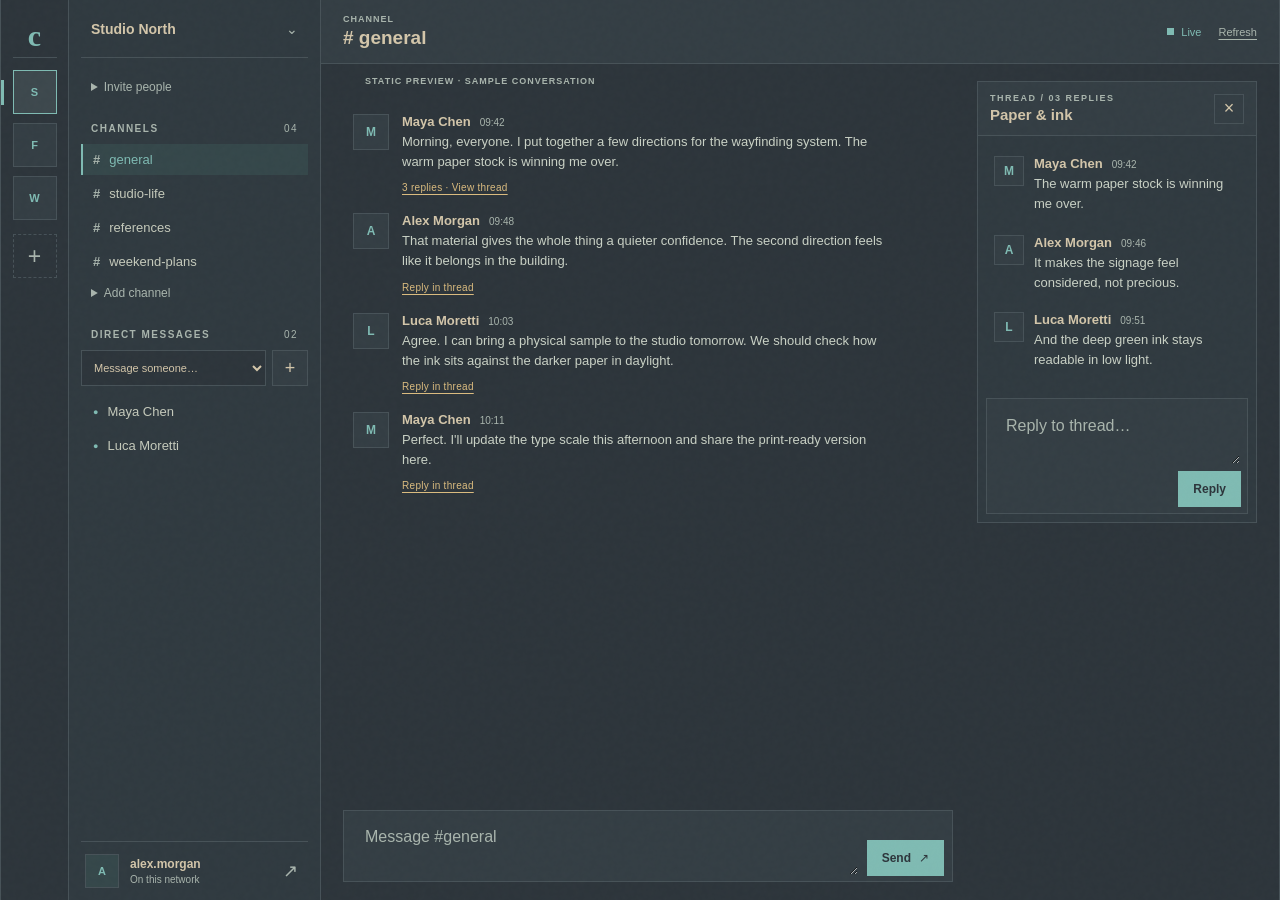
<file: static/preview.html>
<!doctype html>
<html lang="en">
<head>
  <meta charset="utf-8">
  <meta name="viewport" content="width=device-width, initial-scale=1">
  <meta name="theme-color" content="#2d353b">
  <title>Commonroom · Chat layout preview</title>
  <link rel="stylesheet" href="style.css">
  <style>
    .demo-label {
      display: inline-block;
      margin: 12px 0 0 22px;
      color: var(--muted);
      font-size: 9px;
      font-weight: 700;
      letter-spacing: 1px;
      text-transform: uppercase;
    }
  </style>
</head>
<body>
  <div class="app-frame">
    <div class="workspace">
      <nav class="workspace-rail" aria-label="Workspaces">
        <a class="rail-home" href="#" aria-label="Commonroom home"><span>c</span></a>
        <div class="team-rail-list">
          <a class="team-rail-link selected" href="#" aria-label="Studio North" title="Studio North"><span class="team-avatar">S</span></a>
          <a class="team-rail-link" href="#" aria-label="Field notes" title="Field notes"><span class="team-avatar">F</span></a>
          <a class="team-rail-link" href="#" aria-label="Weekend crew" title="Weekend crew"><span class="team-avatar">W</span></a>
        </div>
        <a class="rail-add" href="#" aria-label="Create or join a team">+</a>
      </nav>
      <aside class="sidebar" id="workspace-navigation" aria-label="Workspace navigation">
        <a class="workspace-title" href="#"><span>Studio North</span><span aria-hidden="true">⌄</span></a>
        <div class="sidebar-scroll">
          <details class="sidebar-details"><summary>Invite people</summary><p class="invite-note">Invite code <code>7QK4-M2LP</code></p></details>
          <section class="nav-section">
            <div class="section-heading"><span>Channels</span><span class="count">04</span></div>
            <nav aria-label="Channels">
              <a class="nav-link selected" href="#"><span>#</span> general</a>
              <a class="nav-link" href="#"><span>#</span> studio-life</a>
              <a class="nav-link" href="#"><span>#</span> references</a>
              <a class="nav-link" href="#"><span>#</span> weekend-plans</a>
            </nav>
            <details class="sidebar-details"><summary>Add channel</summary></details>
          </section>
          <section class="nav-section">
            <div class="section-heading"><span>Direct messages</span><span class="count">02</span></div>
            <form class="inline-form"><select aria-label="Choose a team member"><option>Message someone…</option></select><button class="icon-button" type="button" aria-label="Start direct message">+</button></form>
            <nav aria-label="Direct messages">
              <a class="nav-link" href="#"><span class="dm-dot">●</span> Maya Chen</a>
              <a class="nav-link" href="#"><span class="dm-dot">●</span> Luca Moretti</a>
            </nav>
          </section>
        </div>
        <div class="user-card"><span class="user-avatar">A</span><div class="user-detail"><strong>alex.morgan</strong><span>On this network</span></div><button class="logout-button" type="button" aria-label="Log out">↗</button></div>
      </aside>
      <main class="main-pane">
        <a class="mobile-nav-jump" href="#workspace-navigation"><span class="wordmark"><span class="brand-glyph" aria-hidden="true">●</span> commonroom</span><span>Channels ↓</span></a>
        <section class="conversation">
          <header class="conversation-heading">
            <div><p class="eyebrow">Channel</p><h1># general</h1></div>
            <div class="live-tools"><span class="live-indicator"><i></i><span>Live</span></span><a class="refresh-link" href="#">Refresh</a></div>
          </header>
          <div class="conversation-body has-thread">
            <div class="feed-column">
              <p class="demo-label">Static preview · sample conversation</p>
              <ol class="message-feed">
                <li class="message"><span class="message-avatar" aria-hidden="true">M</span><div class="message-content"><div class="message-meta"><strong>Maya Chen</strong><time>09:42</time></div><p>Morning, everyone. I put together a few directions for the wayfinding system. The warm paper stock is winning me over.</p><a class="thread-link" href="#">3 replies · View thread</a></div></li>
                <li class="message"><span class="message-avatar" aria-hidden="true">A</span><div class="message-content"><div class="message-meta"><strong>Alex Morgan</strong><time>09:48</time></div><p>That material gives the whole thing a quieter confidence. The second direction feels like it belongs in the building.</p><a class="thread-link" href="#">Reply in thread</a></div></li>
                <li class="message"><span class="message-avatar" aria-hidden="true">L</span><div class="message-content"><div class="message-meta"><strong>Luca Moretti</strong><time>10:03</time></div><p>Agree. I can bring a physical sample to the studio tomorrow. We should check how the ink sits against the darker paper in daylight.</p><a class="thread-link" href="#">Reply in thread</a></div></li>
                <li class="message"><span class="message-avatar" aria-hidden="true">M</span><div class="message-content"><div class="message-meta"><strong>Maya Chen</strong><time>10:11</time></div><p>Perfect. I'll update the type scale this afternoon and share the print-ready version here.</p><a class="thread-link" href="#">Reply in thread</a></div></li>
              </ol>
              <form class="composer"><label class="sr-only" for="message-body">Write a message</label><textarea id="message-body" rows="2" placeholder="Message #general"></textarea><button class="send-button" type="button">Send <span aria-hidden="true">↗</span></button></form>
              <noscript><p class="noscript-note">Automatic updates need JavaScript. Sending works without JavaScript.</p></noscript>
            </div>
            <aside class="thread-panel">
              <div class="thread-heading"><div><p class="eyebrow">Thread / 03 replies</p><h2>Paper &amp; ink</h2></div><a class="icon-button close-thread" href="#" aria-label="Close thread">×</a></div>
              <ol class="thread-root"><li class="message"><span class="message-avatar" aria-hidden="true">M</span><div class="message-content"><div class="message-meta"><strong>Maya Chen</strong><time>09:42</time></div><p>The warm paper stock is winning me over.</p></div></li></ol>
              <ol class="message-feed">
                <li class="message"><span class="message-avatar" aria-hidden="true">A</span><div class="message-content"><div class="message-meta"><strong>Alex Morgan</strong><time>09:46</time></div><p>It makes the signage feel considered, not precious.</p></div></li>
                <li class="message"><span class="message-avatar" aria-hidden="true">L</span><div class="message-content"><div class="message-meta"><strong>Luca Moretti</strong><time>09:51</time></div><p>And the deep green ink stays readable in low light.</p></div></li>
              </ol>
              <form class="composer thread-composer"><label class="sr-only" for="thread-body">Reply to thread</label><textarea id="thread-body" rows="2" placeholder="Reply to thread…"></textarea><button class="send-button" type="button">Reply</button></form>
            </aside>
          </div>
        </section>
      </main>
    </div>
  </div>
</body>
</html>
</file>
<file: static/style.css>
:root {
  color-scheme: dark;
  font-family: Inter, "Segoe UI", "Helvetica Neue", Arial, sans-serif;
  background: #2d353b;
  color: #d3c6aa;
  font-synthesis: none;
  text-rendering: optimizeLegibility;
  --ansi-black: #2d353b;
  --ansi-red: #e67e80;
  --ansi-green: #a7c080;
  --ansi-yellow: #dbbc7f;
  --ansi-blue: #7fbbb3;
  --ansi-magenta: #d699b6;
  --ansi-cyan: #83c092;
  --ansi-white: #d3c6aa;
  --ansi-bright-black: #475258;
  --ansi-bright-red: #e67e80;
  --ansi-bright-green: #a7c080;
  --ansi-bright-yellow: #dbbc7f;
  --ansi-bright-blue: #7fbbb3;
  --ansi-bright-magenta: #d699b6;
  --ansi-bright-cyan: #83c092;
  --ansi-bright-white: #d3c6aa;
  --page: var(--ansi-black);
  --sidebar: #303a40;
  --surface: #343e44;
  --surface-raised: #3d484d;
  --selection: #3d484d;
  --border: #475258;
  --text: var(--ansi-white);
  --muted: #a9b5ad;
  --accent: var(--ansi-blue);
  --accent-soft: #35474a;
  --danger: var(--ansi-red);
  --font-display: Georgia, "Times New Roman", serif;
  caret-color: var(--text);
}

::selection {
  background: var(--selection);
  color: var(--ansi-white);
}

html {
  scrollbar-color: var(--ansi-bright-black) var(--page);
  scrollbar-width: thin;
}

button, input, select, textarea {
  accent-color: var(--accent);
}

input, select, textarea {
  caret-color: var(--text);
}

input::selection, textarea::selection {
  background: var(--selection);
  color: var(--ansi-white);
}

@supports (font-family: ui-sans-serif) {
  :root {
    font-family: Inter, ui-sans-serif, "Segoe UI", "Helvetica Neue", Arial, sans-serif;
  }
}

/*
 * Everforest's ANSI palette is exposed as variables so accents remain tied to
 * the requested terminal color scheme rather than drifting across components.
 */
@media (forced-colors: active) {
  :root {
    --page: Canvas;
    --sidebar: Canvas;
    --surface: Canvas;
    --surface-raised: Canvas;
    --border: CanvasText;
    --text: CanvasText;
    --muted: CanvasText;
    --accent: LinkText;
  }
}

.admin-body { padding: 32px 20px 64px; }
.admin-shell { width: min(1440px, 100%); margin: 0 auto; }
.admin-header, .admin-section-heading, .admin-header nav {
  display: flex;
  align-items: center;
  justify-content: space-between;
  gap: 20px;
}
.admin-header { margin-bottom: 24px; }
.admin-header h1 { margin: 4px 0; font: 42px/1.1 var(--font-display); }
.admin-header .muted, .admin-section-heading p, .admin-footnote {
  color: var(--muted);
  font-size: 13px;
}
.admin-header nav, .admin-header nav form { display: flex; gap: 8px; }
.admin-panel {
  margin: 18px 0;
  padding: 20px;
  border: 1px solid var(--border);
  border-radius: 12px;
  background: var(--sidebar);
}
.admin-section-heading { margin-bottom: 14px; }
.admin-section-heading h2 { margin: 0; font: 24px/1.2 var(--font-display); }
.admin-section-heading p { margin: 6px 0 0; }
.admin-search, .admin-actions, .admin-actions form {
  display: flex;
  align-items: center;
  flex-wrap: wrap;
  gap: 6px;
}
.admin-search input { min-width: 220px; }
.admin-table-wrap { overflow-x: auto; }
.admin-panel table { width: 100%; border-collapse: collapse; text-align: left; }
.admin-panel th, .admin-panel td {
  padding: 10px 8px;
  border-bottom: 1px solid var(--border);
  vertical-align: top;
}
.admin-panel th { color: var(--muted); font-size: 11px; text-transform: uppercase; }
.admin-panel td { font-size: 13px; }
.admin-panel td small { display: block; margin-top: 4px; color: var(--muted); }
.admin-panel td form { margin: 0; }
.admin-panel select, .admin-panel input { min-width: 120px; }
.admin-message { min-width: 240px; max-width: 520px; white-space: pre-wrap; overflow-wrap: anywhere; }
.admin-button, .admin-danger {
  display: inline-flex;
  align-items: center;
  justify-content: center;
  min-height: 34px;
  padding: 6px 10px;
  border: 1px solid var(--border);
  border-radius: 6px;
  background: var(--surface-raised);
  color: var(--text);
  font: inherit;
  font-size: 12px;
  text-decoration: none;
  cursor: pointer;
}
.admin-danger { color: var(--danger); }
.admin-button:hover, .admin-danger:hover { border-color: var(--accent); }
.admin-footnote { margin: 12px 0 0; }

* { box-sizing: border-box; }

body {
  position: relative;
  min-width: 320px;
  min-height: 100vh;
  margin: 0;
  background: var(--page);
  color: var(--text);
}

body::before {
  position: fixed;
  z-index: 20;
  pointer-events: none;
  content: "";
  inset: 0;
  opacity: .055;
  background-image: url("data:image/svg+xml,%3Csvg viewBox='0 0 180 180' xmlns='http://www.w3.org/2000/svg'%3E%3Cfilter id='grain'%3E%3CfeTurbulence type='fractalNoise' baseFrequency='.85' numOctaves='3' stitchTiles='stitch'/%3E%3C/filter%3E%3Crect width='100%25' height='100%25' filter='url(%23grain)' opacity='.32'/%3E%3C/svg%3E");
}

button, input, select, textarea { font: inherit; }
a { color: var(--accent); text-decoration: none; }
a:hover { color: var(--ansi-bright-blue); }
button, summary { cursor: pointer; }
button:focus-visible, a:focus-visible, input:focus-visible, select:focus-visible,
textarea:focus-visible, summary:focus-visible {
  outline: 2px solid var(--accent);
  outline-offset: 3px;
}

.app-frame { min-height: 100vh; }
.workspace {
  display: grid;
  grid-template-columns: 68px 252px minmax(0, 1fr);
  min-height: 100vh;
  max-width: 1720px;
  margin: 0 auto;
  border-inline: 1px solid var(--border);
}

.workspace-rail {
  position: sticky;
  top: 0;
  display: flex;
  flex-direction: column;
  align-items: center;
  gap: 12px;
  height: 100vh;
  min-height: 430px;
  padding: 14px 0;
  background: var(--page);
  border-right: 1px solid var(--border);
}
.rail-home, .team-rail-link, .rail-add {
  display: grid;
  flex: 0 0 auto;
  place-items: center;
  width: 44px;
  height: 44px;
  color: var(--text);
}
.rail-home {
  border-bottom: 1px solid var(--border);
  color: var(--accent);
  font-family: var(--font-display);
  font-size: 30px;
  font-weight: 700;
}
.team-rail-list { display: grid; align-content: start; gap: 9px; }
.team-rail-link {
  position: relative;
  border: 1px solid var(--border);
  background: var(--surface);
}
.team-rail-link:hover, .team-rail-link.selected {
  border-color: var(--accent);
  background: var(--selection);
  color: var(--accent);
}
.team-rail-link.selected::before {
  position: absolute;
  left: -13px;
  width: 3px;
  height: 25px;
  background: var(--accent);
  content: "";
}
.team-rail-link .team-avatar { width: 100%; height: 100%; border: 0; background: transparent; }
.rail-add { margin-top: 2px; border: 1px dashed var(--border); color: var(--muted); font-size: 23px; }
.rail-add:hover { border-color: var(--accent); color: var(--accent); }
.rail-empty { color: var(--muted); }

.sidebar {
  position: sticky;
  top: 0;
  display: flex;
  flex-direction: column;
  height: 100vh;
  min-height: 430px;
  padding: 0 12px 12px;
  background: var(--sidebar);
  border-right: 1px solid var(--border);
}

.workspace-title {
  display: flex;
  min-height: 58px;
  align-items: center;
  justify-content: space-between;
  gap: 8px;
  padding: 0 10px;
  border-bottom: 1px solid var(--border);
  color: var(--text);
  font-size: 14px;
  font-weight: 700;
}
.workspace-title span:last-child { color: var(--muted); }
.wordmark {
  display: inline-flex;
  align-items: center;
  gap: 11px;
  width: fit-content;
  color: var(--text);
  font-family: var(--font-display);
  font-size: 23px;
  letter-spacing: -.8px;
}
.brand-glyph {
  width: 10px;
  height: 10px;
  background: var(--accent);
  color: transparent;
}
.sidebar-scroll { flex: 1; overflow-y: auto; padding: 13px 0 20px; }
.section-label, .section-heading, .eyebrow {
  color: var(--muted);
  font-size: 10px;
  font-weight: 700;
  letter-spacing: 1.5px;
  text-transform: uppercase;
}
.section-label { padding: 0 10px 12px; }
.nav-section nav { display: grid; gap: 3px; }
.nav-link {
  display: flex;
  align-items: center;
  min-width: 0;
  gap: 10px;
  padding: 9px 10px;
  border-left: 2px solid transparent;
  color: #c5cabb;
  font-size: 13px;
  transition: background .15s ease, color .15s ease;
}
.nav-link:hover, .nav-link.selected {
  border-left-color: var(--accent);
  background: var(--accent-soft);
  color: var(--accent);
}
.team-avatar, .user-avatar {
  display: inline-grid;
  flex: 0 0 auto;
  place-items: center;
  width: 27px;
  height: 27px;
  border: 1px solid var(--ansi-bright-black);
  color: var(--accent);
  font-size: 11px;
  font-weight: 700;
}
.team-avatar { background: var(--surface-raised); }
.sidebar-details { margin: 8px 0; color: var(--muted); font-size: 12px; }
.sidebar-details summary { padding: 8px 10px; list-style-position: inside; }
.stack-form { display: grid; gap: 8px; padding: 11px 10px 13px; }
.stack-form label, .auth-form label {
  color: var(--text);
  font-size: 12px;
  font-weight: 600;
}
input, select, textarea {
  width: 100%;
  min-width: 0;
  border: 1px solid var(--border);
  border-radius: 0;
  background: var(--page);
  color: var(--text);
}
input, select { min-height: 40px; padding: 8px 10px; }
textarea { min-height: 54px; padding: 11px 12px; resize: vertical; }
input::placeholder, textarea::placeholder { color: var(--muted); }
.small-button, .primary-button, .send-button, .button-link {
  display: inline-flex;
  align-items: center;
  justify-content: center;
  gap: 8px;
  min-height: 39px;
  padding: 8px 14px;
  border: 1px solid var(--accent);
  border-radius: 0;
  background: var(--accent);
  color: var(--page);
  font-size: 12px;
  font-weight: 750;
}
.small-button:hover, .primary-button:hover, .send-button:hover, .button-link:hover {
  border-color: var(--ansi-bright-blue);
  background: var(--ansi-bright-blue);
  color: var(--page);
}
.sidebar-details { margin: 1px 0; }
.sidebar-details summary { padding-inline: 10px; }
.nav-section { margin-top: 21px; }
.section-heading { display: flex; justify-content: space-between; padding: 0 10px 10px; }
.count { color: var(--muted); font-weight: 500; }
.nav-link { gap: 9px; padding: 8px 10px; }
.nav-link > span:first-child { color: var(--muted); font-weight: 700; }
.dm-dot { color: var(--accent) !important; font-size: 9px; }
.inline-form { display: flex; gap: 6px; margin: 0 0 10px; }
.inline-form select { min-height: 36px; padding: 5px 8px; font-size: 11px; }
.icon-button {
  display: inline-grid;
  flex: 0 0 auto;
  place-items: center;
  width: 36px;
  min-height: 36px;
  border: 1px solid var(--border);
  border-radius: 0;
  background: var(--surface);
  color: var(--text);
  font-size: 18px;
}
.icon-button:hover { border-color: var(--accent); color: var(--accent); }
.sidebar-empty { padding: 5px 10px; color: var(--muted); font-size: 12px; }
.user-card {
  display: flex;
  align-items: center;
  gap: 11px;
  padding: 12px 4px 0;
  border-top: 1px solid var(--border);
}
.user-avatar { width: 34px; height: 34px; background: var(--accent-soft); }
.user-detail { display: grid; flex: 1; min-width: 0; gap: 3px; }
.user-detail strong { overflow: hidden; font-size: 12px; text-overflow: ellipsis; }
.user-detail span { color: var(--muted); font-size: 10px; }
.logout-button { border: 0; background: transparent; color: var(--muted); font-size: 18px; }
.logout-button:hover { color: var(--danger); }
.invite-note {
  display: block;
  margin: 15px 10px 0;
  padding: 10px 0;
  border-top: 1px solid var(--border);
  color: var(--muted);
  font-size: 11px;
}
.invite-note code { color: var(--accent); font-size: 12px; }

.main-pane { display: flex; min-width: 0; min-height: 100vh; flex-direction: column; }
.conversation { display: flex; width: 100%; min-height: 100vh; flex: 1; flex-direction: column; }
.conversation-heading, .thread-heading {
  display: flex;
  align-items: center;
  justify-content: space-between;
  gap: 16px;
  min-height: 64px;
  padding: 10px 22px;
  background: var(--surface);
  border-bottom: 1px solid var(--border);
}
.conversation-heading h1, .thread-heading h2 {
  margin: 2px 0 0;
  font-family: inherit;
  font-size: 19px;
  font-weight: 700;
  letter-spacing: 0;
  line-height: 1.25;
}
.eyebrow { margin: 0; }
.conversation-heading .eyebrow { font-size: 9px; letter-spacing: 1px; }
.live-tools { display: flex; align-items: center; gap: 17px; }
.live-indicator { display: inline-flex; align-items: center; gap: 7px; color: var(--accent); font-size: 11px; }
.live-indicator i { width: 7px; height: 7px; background: currentColor; }
.live-indicator.offline { color: var(--danger); }
.refresh-link { color: var(--muted); font-size: 11px; text-decoration: underline; text-underline-offset: 3px; }
.conversation-body {
  display: grid;
  width: min(100%, 1380px);
  min-height: 0;
  flex: 1;
  grid-template-columns: minmax(0, 1fr);
  gap: 0;
  margin: 0 auto;
  padding: 0 22px;
}
.conversation-body.has-thread { grid-template-columns: minmax(0, 1fr) minmax(280px, .38fr); gap: 24px; }
.feed-column { display: flex; min-width: 0; min-height: 0; flex-direction: column; }
.message-feed, .thread-root {
  display: grid;
  align-content: start;
  gap: 2px;
  min-height: 0;
  flex: 1;
  margin: 0;
  padding: 20px 0;
  list-style: none;
}
.message {
  display: grid;
  grid-template-columns: 38px minmax(0, 1fr);
  align-items: start;
  gap: 11px;
  min-width: 0;
  padding: 8px 10px;
  border: 0;
}
.message:hover { background: var(--surface-raised); }
.message-avatar {
  display: grid;
  width: 36px;
  height: 36px;
  place-items: center;
  border: 1px solid var(--border);
  background: var(--surface);
  color: var(--accent);
  font-size: 12px;
  font-weight: 700;
}
.message-content { min-width: 0; }
.message-meta { display: flex; align-items: baseline; gap: 9px; }
.message-meta strong { color: var(--text); font-size: 13px; }
.message-meta time { color: var(--muted); font-size: 10px; }
.message-content > p {
  max-width: 68ch;
  margin: 3px 0 0;
  color: #c9d1c5;
  font-size: 13px;
  line-height: 1.55;
  overflow-wrap: anywhere;
  white-space: pre-wrap;
}
.thread-link {
  display: inline-block;
  margin-top: 10px;
  color: var(--ansi-yellow);
  font-size: 10px;
  letter-spacing: .3px;
  text-decoration: underline;
  text-underline-offset: 3px;
}
.empty-feed { padding: 23px 0; color: var(--muted); font-size: 13px; }
.composer {
  display: flex;
  align-items: end;
  gap: 8px;
  margin: 0 0 18px;
  padding: 5px 8px;
  border: 1px solid var(--border);
  background: var(--surface);
}
.composer textarea { min-height: 42px; border-color: transparent; background: transparent; }
.composer textarea:focus { border-color: transparent; outline-offset: -2px; }
.send-button { flex: 0 0 auto; min-height: 36px; }
.thread-panel {
  align-self: start;
  min-width: 0;
  margin: 17px 0;
  padding: 0;
  border: 1px solid var(--border);
  background: var(--sidebar);
}
.thread-heading { min-height: 54px; padding: 8px 12px; border-top: 0; border-bottom: 1px solid var(--border); }
.thread-heading .eyebrow { font-size: 9px; }
.thread-heading h2 { margin-top: 3px; font-size: 15px; letter-spacing: 0; }
.thread-root { min-height: 0; padding: 12px 8px 0; }
.thread-root .message { padding: 8px; }
.thread-panel .message-feed { min-height: 75px; padding: 5px 8px 12px; }
.thread-panel .message { padding: 8px; }
.thread-panel .message-avatar { width: 30px; height: 30px; }
.thread-panel .message { grid-template-columns: 32px minmax(0, 1fr); gap: 8px; }
.thread-composer {
  position: static;
  flex-direction: column;
  align-items: stretch;
  gap: 6px;
  margin: 8px;
  padding: 6px;
}
.thread-composer .send-button { align-self: flex-end; }
.close-thread { width: 30px; min-height: 30px; }
.noscript-note { color: var(--muted); font-size: 11px; line-height: 1.55; }

.welcome-card {
  display: grid;
  grid-template-columns: minmax(0, 1.55fr) minmax(205px, .65fr);
  gap: clamp(28px, 7vw, 110px);
  align-items: end;
  width: min(100%, 1100px);
  margin: clamp(35px, 9vh, 105px) auto;
  padding: 30px 0 36px;
  border-top: 1px solid var(--border);
  border-bottom: 1px solid var(--border);
}
.welcome-main { align-self: start; }
.welcome-card h1 {
  max-width: 760px;
  margin: 19px 0 22px;
  font-family: var(--font-display);
  font-size: clamp(48px, 7vw, 88px);
  font-weight: 400;
  letter-spacing: -3.2px;
  line-height: .91;
}
.welcome-card h1 em { color: var(--accent); font-weight: 400; }
.welcome-card > p, .welcome-main > p:last-child {
  max-width: 57ch;
  color: #c9d1c5;
  font-size: 14px;
  line-height: 1.8;
}
.welcome-steps { display: grid; gap: 0; margin: 0; padding: 0; list-style: none; }
.welcome-steps li {
  display: grid;
  grid-template-columns: 34px 1fr;
  gap: 8px 12px;
  padding: 17px 0;
  border-top: 1px solid var(--border);
}
.welcome-steps li:last-child { border-bottom: 1px solid var(--border); }
.welcome-steps li > span { grid-row: span 2; color: var(--accent); font-family: var(--font-display); font-size: 20px; }
.welcome-steps strong { font-size: 12px; font-weight: 700; }
.welcome-steps small { color: var(--muted); font-size: 11px; line-height: 1.6; }
.welcome-card.compact { display: block; min-height: 240px; }
.welcome-card.compact h1 { font-size: clamp(44px, 6vw, 72px); }
.welcome-icon { display: none; }

.notice { margin: 0 0 18px; padding: 11px 14px; border-left: 2px solid var(--danger); font-size: 12px; }
.notice.error { background: #3b3033; color: #f2b9ae; }
.auth-body { display: grid; min-height: 100vh; place-items: center; padding: 28px; }
.auth-shell { width: min(100%, 470px); }
.auth-shell > .wordmark { margin: 0 0 31px 2px; }
.auth-card {
  padding: clamp(25px, 5vw, 42px);
  border: 1px solid var(--border);
  border-left: 3px solid var(--accent);
  background: var(--sidebar);
}
.auth-card h1 {
  margin: 11px 0 8px;
  font-family: var(--font-display);
  font-size: clamp(36px, 6vw, 51px);
  font-weight: 400;
  letter-spacing: -1.5px;
}
.muted, .field-help { color: var(--muted); font-size: 12px; line-height: 1.7; }
.auth-form { display: grid; gap: 11px; margin-top: 27px; }
.auth-form input { min-height: 45px; margin: -4px 0 6px; }
.auth-form .primary-button { width: 100%; min-height: 44px; margin-top: 8px; }
.auth-switch { margin: 22px 0 0; color: var(--muted); font-size: 12px; text-align: center; }
.auth-footnote { margin: 17px 5px; color: var(--muted); font-size: 11px; line-height: 1.7; text-align: center; }
.button-link { margin-top: 18px; }
.sr-only { position: absolute; width: 1px; height: 1px; overflow: hidden; clip: rect(0, 0, 0, 0); white-space: nowrap; }
.mobile-nav-jump { display: none; }

@media (max-width: 980px) {
  .workspace { grid-template-columns: 58px 220px minmax(0, 1fr); }
  .sidebar { padding-inline: 9px; }
  .conversation-heading { padding-inline: 16px; }
  .conversation-body { padding-inline: 15px; }
  .conversation-body.has-thread { grid-template-columns: minmax(0, 1fr) minmax(240px, .42fr); gap: 14px; }
  .welcome-card { grid-template-columns: minmax(0, 1.3fr) minmax(190px, .7fr); gap: 35px; }
}

@media (max-width: 720px) {
  .workspace { display: flex; flex-direction: column; }
  .workspace-rail { display: none; }
  .sidebar { position: static; order: 2; width: 100%; height: auto; min-height: 0; border-top: 1px solid var(--border); border-right: 0; }
  .sidebar-scroll { max-height: 48vh; padding-top: 24px; }
  .main-pane { order: 1; min-height: 68vh; }
  .mobile-nav-jump {
    display: flex;
    align-items: center;
    justify-content: space-between;
    gap: 12px;
    min-height: 52px;
    margin: 0;
    padding: 8px 17px;
    background: var(--sidebar);
    border-bottom: 1px solid var(--border);
    color: var(--accent);
    font-size: 9px;
    font-weight: 700;
    letter-spacing: 1px;
    text-transform: uppercase;
  }
  .mobile-nav-jump .wordmark { color: var(--text); font-size: 19px; letter-spacing: -.5px; text-transform: lowercase; }
  .conversation { min-height: calc(100vh - 52px); }
  .conversation-heading { min-height: 62px; align-items: center; padding: 9px 14px; }
  .conversation-heading h1 { font-size: 18px; }
  .conversation-heading .eyebrow { font-size: 8px; }
  .live-tools { gap: 9px; }
  .live-indicator { font-size: 10px; }
  .live-indicator > span { font-size: 10px; }
  .refresh-link { font-size: 10px; }
  .conversation-body { padding: 0 8px; }
  .conversation-body.has-thread { grid-template-columns: minmax(0, 1fr); gap: 8px; }
  .feed-column { min-height: 60vh; }
  .message-feed { min-height: 280px; padding: 12px 0; }
  .message { grid-template-columns: 34px minmax(0, 1fr); gap: 8px; padding: 8px 4px; }
  .message-avatar { width: 32px; height: 32px; }
  .composer { position: sticky; bottom: 0; gap: 6px; margin-bottom: 8px; padding: 5px; }
  .composer textarea { min-height: 40px; padding: 8px; }
  .send-button { min-height: 35px; padding-inline: 10px; }
  .thread-panel { margin: 0 0 12px; }
  .thread-composer { position: static; }
  .sidebar .workspace-title { min-height: 52px; }
  .sidebar .sidebar-scroll { max-height: 54vh; padding-top: 13px; }
  .welcome-card { grid-template-columns: 1fr; gap: 30px; margin: 22px auto; padding: 24px 0 29px; }
  .welcome-card h1 { margin: 15px 0 17px; font-size: clamp(50px, 13vw, 74px); letter-spacing: -2px; }
  .welcome-steps { width: min(100%, 420px); margin-left: auto; }
  .welcome-card.compact { min-height: 190px; }
  .welcome-card.compact h1 { font-size: 48px; }
  .auth-body { padding: 20px; }
  .auth-card { padding: 25px 20px; }
}

@media (prefers-reduced-motion: reduce) {
  *, *::before, *::after { scroll-behavior: auto !important; transition-duration: .01ms !important; }
}
</file>
